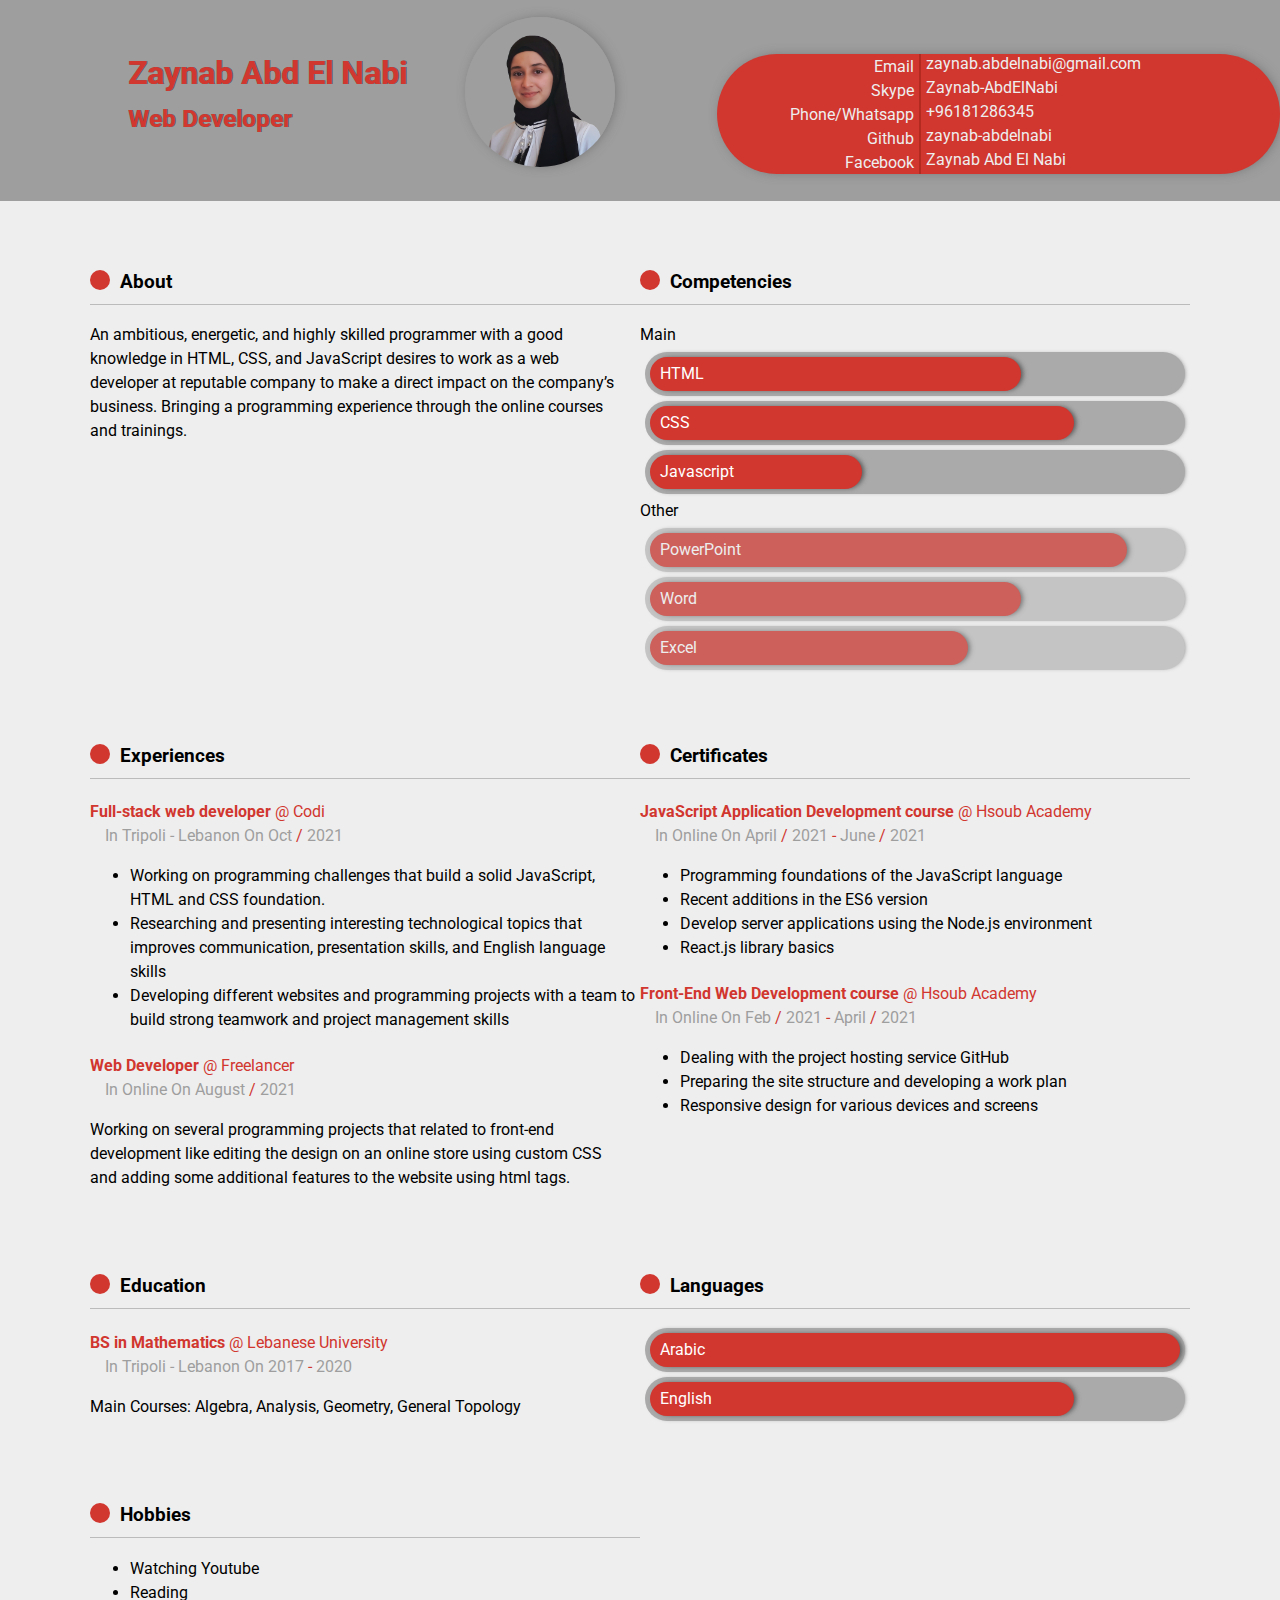
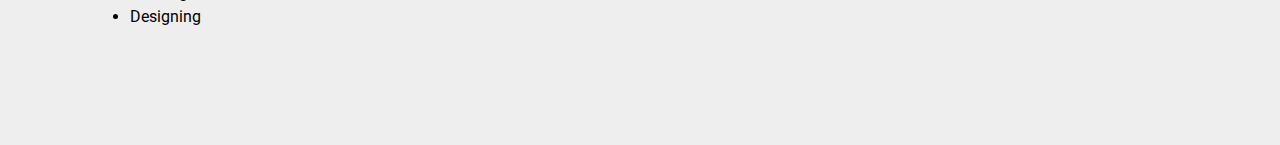
<file: public/style1/index.html>
<!DOCTYPE html>
<html lang="en">
  <head>
    <!-- Meta tags -->
    <meta http-equiv="content-type" content="text/html; charset=UTF-8" />
    <meta charset="utf-8" />
    <meta http-equiv="X-UA-Compatible" content="IE=edge,chrome=1" />
    <meta name="viewport" content="width=device-width, initial-scale=1.0" />
    <!-- /Meta tags -->

    <title>Zaynab Abd El Nabi | CV</title>

    <!-- Stylesheets -->
    <link rel="stylesheet" href="normalize.css" />
    <link rel="stylesheet" href="style.css">
    <!-- /Stylesheets -->
  </head>
  <body>
    <div id="#wrapper">
      <header>
        <div>
          <hgroup>
            <h1>Zaynab Abd El Nabi</h1>
            <h2>Web Developer</h2>
          </hgroup>
          <figure>
            <img src="../images/zaynab.abdelnabi.png" alt="Student Name" width="150" height="150"/>
          </figure>
        </div>
      </header>
      <div class="content">
        <section id="about">
          <h3>About</h3>
          <p>
            An ambitious, energetic, and highly skilled programmer with a good knowledge in HTML, CSS, and
            JavaScript desires to work as a web developer at reputable company to make a direct
            impact on the company’s business. Bringing a programming experience
            through the online courses and trainings.
          </p>
        </section>
        <section id="competencies">
          <h3>Competencies</h3>
          <div class="skills skills-primary">
            <div class="skill" data-skill="7">
              <span>HTML</span>
            </div>
            <div class="skill" data-skill="8">
              <span>CSS</span>
            </div>
            <div class="skill" data-skill="4">
              <span>Javascript</span>
            </div>
          </div>
          <div class="skills skills-secondary">
            <div class="skill" data-skill="9">
              <span>PowerPoint</span>
            </div>
            <div class="skill" data-skill="7">
              <span>Word</span>
            </div>
            <div class="skill" data-skill="6">
              <span>Excel</span>
            </div>
          </div>
        </section>
        <section id="experiences">
          <h3>Experiences</h3>
          <div class="experience">
            <h4>
              <span class="experience-type">Full-stack web developer</span>
              <span class="experience-institution">Codi</span>
            </h4>
            <div class="experience-details">
              <span class="experience-location">
                Tripoli - Lebanon
              </span>
              <span class="experience-date">
                <span class="month">Oct</span>
                <span class="experience-date-separator">/</span>
                <span class="year">2021</span>
              </span>
            </div>
            <ul class="experience-description">
              <li>Working on programming challenges that build a solid JavaScript, HTML and CSS foundation.</li>
              <li>Researching and presenting interesting technological topics that improves communication, presentation skills, and English language skills</li>
              <li>Developing different websites and programming projects with a team to build strong teamwork and project management skills</li>
            <ul>
            </p>
          </div>
          <div class="experience">
            <h4>
              <span class="experience-type">Web Developer</span>
              <span class="experience-institution">Freelancer</span>
            </h4>
            <div class="experience-details">
              <span class="experience-location">
                Online
              </span>
              <span class="experience-date">
                <span class="month">August</span>
                <span class="experience-date-separator">/</span>
                <span class="year">2021</span>
              </span>
            </div>
            <p class="experience-description">
              Working on several programming projects that related to front-end development like editing the design on an online store
              using custom CSS and adding some additional features to the website using html tags.
            </p>
          </div>
        </section>
        <section id="certificates">
          <h3>Certificates</h3>
          <div class="experience">
            <h4>
              <span class="experience-type"> JavaScript Application Development course</span>
              <span class="experience-institution">Hsoub Academy</span>
            </h4>
            <div class="experience-details">
              <span class="experience-location">
                Online
              </span>
              <span class="experience-date">
                <span class="month">April</span>
                <span class="experience-date-separator">/</span>
                <span class="year">2021</span>
                <span class="experience-date-separator">-</span>
                <span class="month">June</span>
                <span class="experience-date-separator">/</span>
                <span class="year">2021</span>
              </span>
            </div>
            <ul class="experience-description">
              <li>Programming foundations of the JavaScript language</li>
              <li>Recent additions in the ES6 version</li>
              <li>Develop server applications using the Node.js environment</li>
              <li>React.js library basics</li>
            </ul>
          </div>
          <div class="experience">
            <h4>
              <span class="experience-type">Front-End Web Development course</span>
              <span class="experience-institution">Hsoub Academy</span>
            </h4>
            <div class="experience-details">
              <span class="experience-location">
                Online
              </span>
              <span class="experience-date">
                <span class="month">Feb</span>
                <span class="experience-date-separator">/</span>
                <span class="year">2021</span>
                <span class="experience-date-separator">-</span>
                <span class="month">April</span>
                <span class="experience-date-separator">/</span>
                <span class="year">2021</span>
              </span>
            </div>
            <ul class="experience-description">
              <li>Dealing with the project hosting service GitHub</li>
              <li>Preparing the site structure and developing a work plan</li>
              <li>Responsive design for various devices and screens</li>
            </ul>
          </div>
        </section>
        <section id="education">
          <h3>Education</h3>
          <div class="experience">
            <h4>
              <span class="experience-type">BS in Mathematics</span>
              <span class="experience-institution">Lebanese University</span>
            </h4>
            <div class="experience-details">
              <span class="experience-location">
                Tripoli - Lebanon
              </span>
              <span class="experience-date">
                <span class="year">2017</span>
                <span class="experience-date-separator">-</span>
                <span class="year">2020</span>
              </span>
            </div>
            <p class="experience-description">
              Main Courses: Algebra, Analysis, Geometry, General Topology
            </p>
          </div>
        </section>
        <section id="languages">
          <h3>Languages</h3>
          <div class="skills">
            <div class="skill" data-skill="10">
              <span>Arabic</span>
            </div>
            <div class="skill" data-skill="8">
              <span>English</span>
            </div>
          </div>
        </section>
        <section id="hobbies">
          <h3>Hobbies</h3>
          <ul>
            <li>Watching Youtube</li>
            <li>Reading</li>
            <li>Designing</li>
          </ul>
        </section>
        <section id="contact">
          <h3>Contact</h3>
          <div class="contacts">
            <dl class="contact contact-email">
              <dt class="contact-type">Email</dt>
              <dd class="contact-value">
                <a href="mailto:zaynab.abdelnabi@gmail.com">zaynab.abdelnabi@gmail.com</a>
              </dd>
            </dl>
            <dl class="contact contact-skype">
              <dt class="contact-type">Skype</dt>
              <dd class="contact-value">Zaynab-AbdElNabi</dd>
            </dl>
            <dl class="contact contact-phone">
              <dt class="contact-type">Phone/Whatsapp</dt>
              <dd class="contact-value">
                <a href="tel:+96181286345">+96181286345</a>
              </dd>
            </dl>
            <dl class="contact contact-github">
              <dt class="contact-type">Github</dt>
              <dd class="contact-value">
                <a href="https://github.com/zaynab-abdelnabi" target="_blank">zaynab-abdelnabi</a>
              </dd>
            </dl>
            <dl class="contact contact-facebook">
              <dt class="contact-type">Facebook</dt>
              <dd class="contact-value">
                <a href="https://www.facebook.com/zaynab.abdelnabi/" target="_blank"
                  >Zaynab Abd El Nabi</a
                >
              </dd>
            </dl>
          </div>
        </section>
      </div>
    </div>
  </body>
</html>
</file>
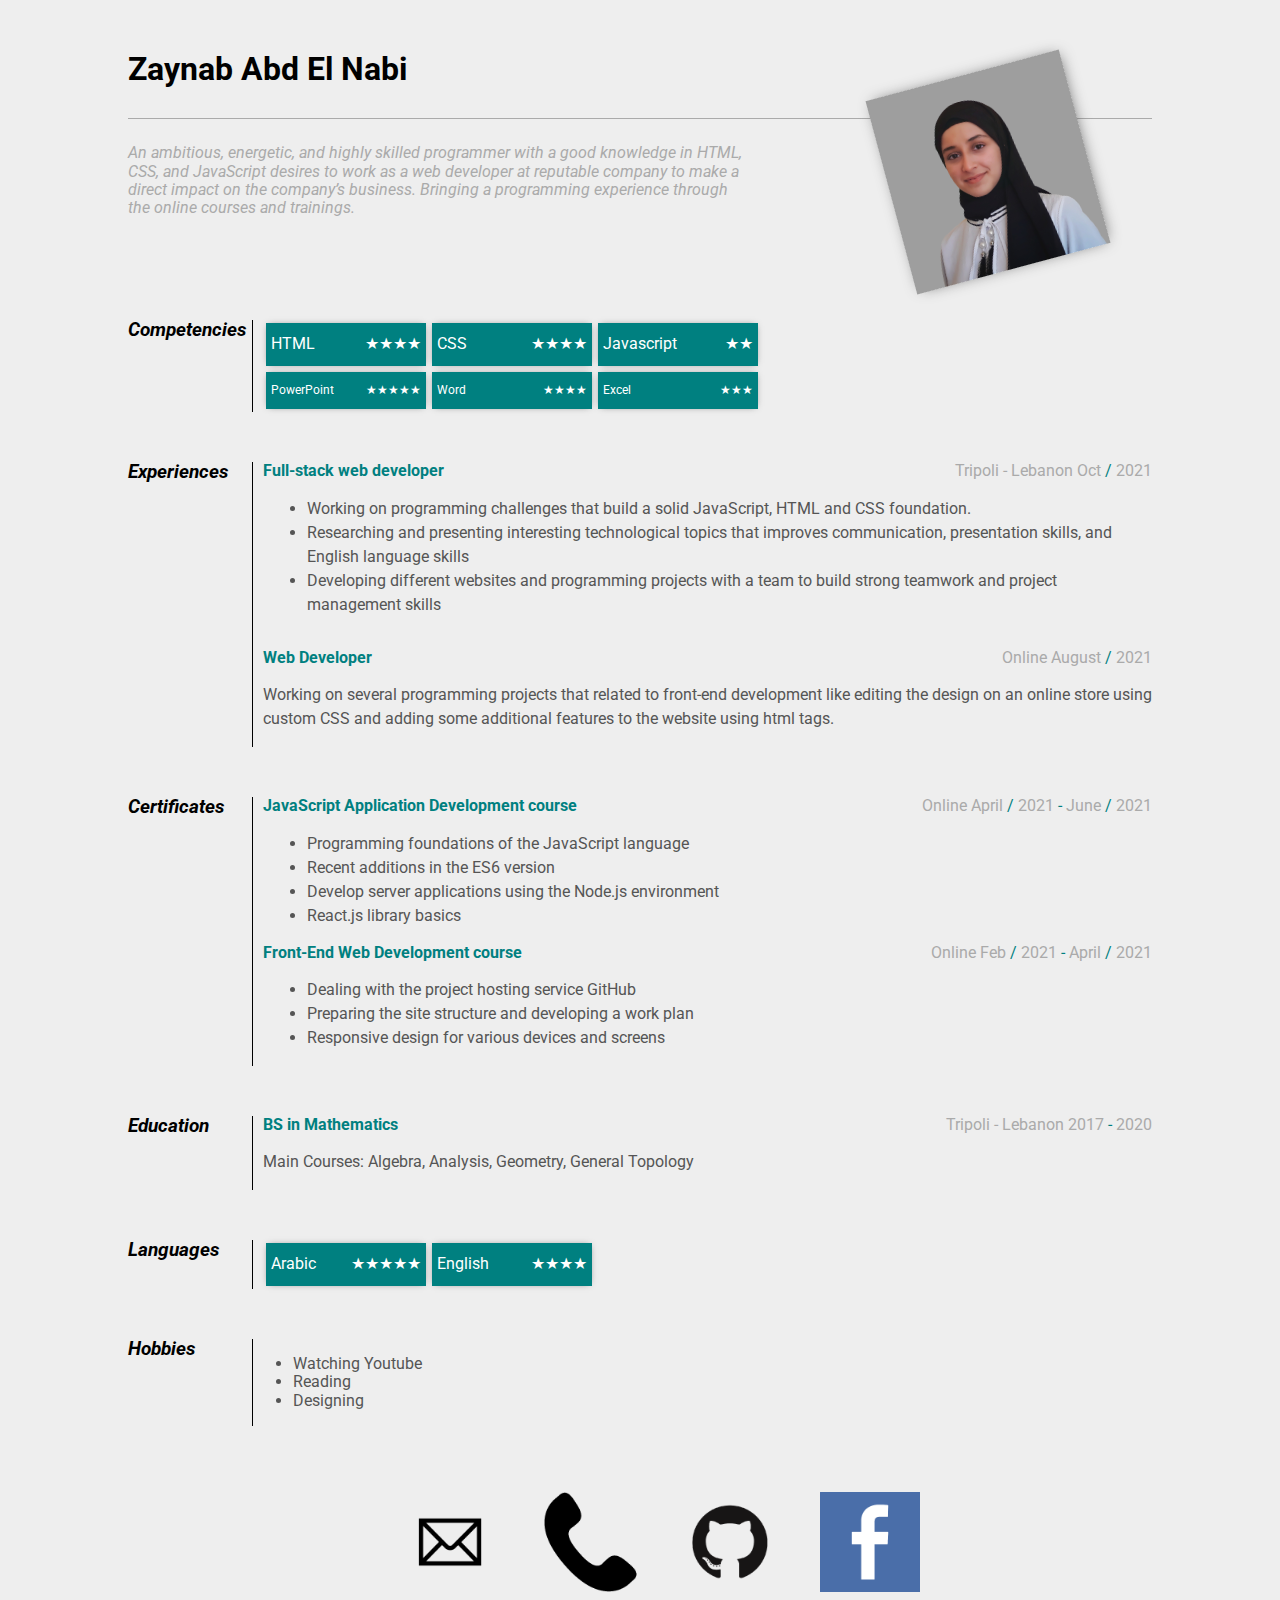
<file: public/style2/index.html>
<!DOCTYPE html>
<html lang="en">
  <head>
    <!-- Meta tags -->
    <meta http-equiv="content-type" content="text/html; charset=UTF-8" />
    <meta charset="utf-8" />
    <meta http-equiv="X-UA-Compatible" content="IE=edge,chrome=1" />
    <meta name="viewport" content="width=device-width, initial-scale=1.0" />
    <!-- /Meta tags -->

    <title>Zaynab Abd El Nabi | CV</title>

    <!-- Stylesheets -->
    <link rel="stylesheet" href="normalize.css" />
    <link rel="stylesheet" href="style.css">
    <!-- /Stylesheets -->
  </head>
  <body>
    <div id="#wrapper">
      <header>
        <div>
          <hgroup>
            <h1>Zaynab Abd El Nabi</h1>
            <h2>Web Developer</h2>
          </hgroup>
          <figure>
            <img src="../images/zaynab.abdelnabi.png" alt="Student Name" width="150" height="150"/>
          </figure>
        </div>
      </header>
      <div class="content">
        <section id="about">
          <h3>About</h3>
          <p>
            An ambitious, energetic, and highly skilled programmer with a good knowledge in HTML, CSS, and
            JavaScript desires to work as a web developer at reputable company to make a direct
            impact on the company’s business. Bringing a programming experience
            through the online courses and trainings.
          </p>
        </section>
        <section id="competencies">
          <h3>Competencies</h3>
          <div class="skills skills-primary">
            <div class="skill" data-skill="7">
              <span>HTML</span>
            </div>
            <div class="skill" data-skill="8">
              <span>CSS</span>
            </div>
            <div class="skill" data-skill="4">
              <span>Javascript</span>
            </div>
          </div>
          <div class="skills skills-secondary">
            <div class="skill" data-skill="9">
              <span>PowerPoint</span>
            </div>
            <div class="skill" data-skill="7">
              <span>Word</span>
            </div>
            <div class="skill" data-skill="6">
              <span>Excel</span>
            </div>
          </div>
        </section>
        <section id="experiences">
          <h3>Experiences</h3>
          <div class="experience">
            <h4>
              <span class="experience-type">Full-stack web developer</span>
              <span class="experience-institution">Codi</span>
            </h4>
            <div class="experience-details">
              <span class="experience-location">
                Tripoli - Lebanon
              </span>
              <span class="experience-date">
                <span class="month">Oct</span>
                <span class="experience-date-separator">/</span>
                <span class="year">2021</span>
              </span>
            </div>
            <ul class="experience-description">
              <li>Working on programming challenges that build a solid JavaScript, HTML and CSS foundation.</li>
              <li>Researching and presenting interesting technological topics that improves communication, presentation skills, and English language skills</li>
              <li>Developing different websites and programming projects with a team to build strong teamwork and project management skills</li>
            <ul>
            </p>
          </div>
          <div class="experience">
            <h4>
              <span class="experience-type">Web Developer</span>
              <span class="experience-institution">Freelancer</span>
            </h4>
            <div class="experience-details">
              <span class="experience-location">
                Online
              </span>
              <span class="experience-date">
                <span class="month">August</span>
                <span class="experience-date-separator">/</span>
                <span class="year">2021</span>
              </span>
            </div>
            <p class="experience-description">
              Working on several programming projects that related to front-end development like editing the design on an online store
              using custom CSS and adding some additional features to the website using html tags.
            </p>
          </div>
        </section>
        <section id="certificates">
          <h3>Certificates</h3>
          <div class="experience">
            <h4>
              <span class="experience-type"> JavaScript Application Development course</span>
              <span class="experience-institution">Hsoub Academy</span>
            </h4>
            <div class="experience-details">
              <span class="experience-location">
                Online
              </span>
              <span class="experience-date">
                <span class="month">April</span>
                <span class="experience-date-separator">/</span>
                <span class="year">2021</span>
                <span class="experience-date-separator">-</span>
                <span class="month">June</span>
                <span class="experience-date-separator">/</span>
                <span class="year">2021</span>
              </span>
            </div>
            <ul class="experience-description">
              <li>Programming foundations of the JavaScript language</li>
              <li>Recent additions in the ES6 version</li>
              <li>Develop server applications using the Node.js environment</li>
              <li>React.js library basics</li>
            </ul>
          </div>
          <div class="experience">
            <h4>
              <span class="experience-type">Front-End Web Development course</span>
              <span class="experience-institution">Hsoub Academy</span>
            </h4>
            <div class="experience-details">
              <span class="experience-location">
                Online
              </span>
              <span class="experience-date">
                <span class="month">Feb</span>
                <span class="experience-date-separator">/</span>
                <span class="year">2021</span>
                <span class="experience-date-separator">-</span>
                <span class="month">April</span>
                <span class="experience-date-separator">/</span>
                <span class="year">2021</span>
              </span>
            </div>
            <ul class="experience-description">
              <li>Dealing with the project hosting service GitHub</li>
              <li>Preparing the site structure and developing a work plan</li>
              <li>Responsive design for various devices and screens</li>
            </ul>
          </div>
        </section>
        <section id="education">
          <h3>Education</h3>
          <div class="experience">
            <h4>
              <span class="experience-type">BS in Mathematics</span>
              <span class="experience-institution">Lebanese University</span>
            </h4>
            <div class="experience-details">
              <span class="experience-location">
                Tripoli - Lebanon
              </span>
              <span class="experience-date">
                <span class="year">2017</span>
                <span class="experience-date-separator">-</span>
                <span class="year">2020</span>
              </span>
            </div>
            <p class="experience-description">
              Main Courses: Algebra, Analysis, Geometry, General Topology
            </p>
          </div>
        </section>
        <section id="languages">
          <h3>Languages</h3>
          <div class="skills">
            <div class="skill" data-skill="10">
              <span>Arabic</span>
            </div>
            <div class="skill" data-skill="8">
              <span>English</span>
            </div>
          </div>
        </section>
        <section id="hobbies">
          <h3>Hobbies</h3>
          <ul>
            <li>Watching Youtube</li>
            <li>Reading</li>
            <li>Designing</li>
          </ul>
        </section>
        <section id="contact">
          <h3>Contact</h3>
          <div class="contacts">
            <dl class="contact contact-email">
              <dt class="contact-type">Email</dt>
              <dd class="contact-value">
                <a href="mailto:zaynab.abdelnabi@gmail.com"><img src="../images/email.png" alt="Email" width="100" height="100"></a>
              </dd>
            </dl>
            <dl class="contact contact-skype">
              <dt class="contact-type">Skype</dt>
              <dd class="contact-value">Zaynab-AbdElNabi</dd>
            </dl>
            <dl class="contact contact-phone">
              <dt class="contact-type">Phone/Whatsapp</dt>
              <dd class="contact-value">
                <a href="tel:+96181286345"><img src="../images/phone.png" alt="Phone" width="100" height="100"></a>
              </dd>
            </dl>
            <dl class="contact contact-github">
              <dt class="contact-type">Github</dt>
              <dd class="contact-value">
                <a href="https://github.com/zaynab-abdelnabi" target="_blank"><img src="../images/github-new.png" alt="GitHub" width="100" height="100"></a>
              </dd>
            </dl>
            <dl class="contact contact-facebook">
              <dt class="contact-type">Facebook</dt>
              <dd class="contact-value">
                <a href="https://www.facebook.com/zaynab.abdelnabi/" target="_blank"
                  ><img src="../images/facebook.png" alt="Email" width="100" height="100"></a
                >
              </dd>
            </dl>
          </div>
        </section>
      </div>
    </div>
  </body>
</html>
</file>
<file: public/style1/style.css>
@import url('https://fonts.googleapis.com/css2?family=Roboto&display=swap');
body {
    font-family: 'Roboto', sans-serif;
    line-height: 1.5rem;
    background-color: #eee;
}

/* header */

header {
    background-color: #9e9e9e;
    padding: 10px 0 20px;
    padding-left: 10%;
    position: relative;
}

header div {
    display: flex;
}

hgroup {
    color: #d1362f;
    margin: 30px 0;
    text-shadow: 1px 0 0 #555;
}

figure {
    margin: 7px 5%;
}

figure img {
    border-radius: 50%;
    box-shadow: 2px 0px 14px -5px #555;
}

/* content */

.content {
    padding: 50px 7%;
    display: flex;
    flex-wrap: wrap;
}

section {
    width: 50%;
    margin-bottom: 50px;
}

section h3 {
    border-bottom: 1px solid #bbb;
    padding: 0 0 10px 30px;
}

section h3::before {
    content: '';
    position: absolute;
    background-color: #d1362f;
    border-radius: 50%;
    height: 20px;
    width: 20px;
    margin-top: 0px;
    margin-left: -30px;
}

/* contact information */

#contact {
    box-shadow: 2px 0px 14px -5px #555;
    position: absolute;
    top: 6%;
    right: 0%;
    background-color: #d1362f;
    line-height: 1.25rem;
    border-radius: 60px;
    width: 44% !important;
}

#contact h3 {
    display: none;
}

.contacts dl {
    display: flex;
    margin: 0;
}

.contacts dd {
    margin: 0;
    padding-left: 5px;
    color: #eee;
}

.contacts dd a {
    text-decoration: none;
    color: #eee;
}

.contacts dt {
    width: 130px;
    background-color: #d1362f;
    color: #eee;
    padding: 3px 0 1px 7px;
    margin-left: 60px;
    border-right: 2px solid #b32a20;
    text-align: right;
    padding-right: 5px;
}

/* experience and education */

.experience h4 {
    color: #d1362f;
    margin-bottom: 0;
}

.experience-institution {
    font-weight: normal;
}

.experience-institution::before {
    content: '@ ';
}

.experience-details {
    color: #9e9e9e;
    margin-left: 15px;
}

.experience-location::before {
    content: 'In';
}

.experience-date::before {
    content: 'On';
}

.experience-date-separator {
    color: #d1362f;
}

section p {
    margin-right: 3%;
}

/* Skills */

.skills-primary::before {
    content: 'Main';
}

.skills-secondary::before {
    content: 'Other';
    opacity: 1;
}

.skill {
    background-color: #aaa;
    padding: 5px;
    margin: 5px;
    border-radius: 30px;
    box-shadow: 2px 0 5px -3px #555;
}

.skills-secondary .skill {
    background-color: #c4c4c4;
}

.skills-secondary span {
    opacity: 0.7;
}

.skill span {
    display: inherit;
    padding: 5px 10px;
    background-color: #d1362f;
    color: #fff;
    border-radius: 30px;
    box-shadow: 3px 0 5px -1px #555;
}

.skill[data-skill='1'] span {
    width: calc(10% - 20px);
}

.skill[data-skill='2'] span {
    width: calc(20% - 20px);
}

.skill[data-skill='3'] span {
    width: calc(30% - 20px);
}

.skill[data-skill='4'] span {
    width: calc(40% - 20px);
}

.skill[data-skill='5'] span {
    width: calc(50% - 20px);
}

.skill[data-skill='6'] span {
    width: calc(60% - 20px);
}

.skill[data-skill='7'] span {
    width: calc(70% - 20px);
}

.skill[data-skill='8'] span {
    width: calc(80% - 20px);
}

.skill[data-skill='9'] span {
    width: calc(90% - 20px);
}

.skill[data-skill='10'] span {
    width: calc(100% - 20px);
}

/* Media Query */

@media screen and (max-width:992px) {
    #contact {
        position: initial;
        background-color: transparent;
        width: 100% !important;
        box-shadow: none;
    }
    #contact h3 {
        display: block;
    }
    .contacts dd a {
        text-decoration: none;
        color: #d1362f;
    }
    .contacts dd {
        color: #d1362f;
        margin: 5px;
    }
    .contacts dt {
        background-color: #d1362f;
        margin-left: 0;
        text-align: start;
        margin: 3px;
        border-radius: 30px;
    }
    header {
        padding-left: 0;
    }
    header div {
        justify-content: space-around;
    }
}

@media screen and (max-width:767px) {
    section {
        width: 100%;
    }
}

@media screen and (max-width:575px) {
    header div {
        flex-direction: column;
        align-items: center;
    }
}

@media screen and (max-width:460px) {
    .contacts dl {
        flex-wrap: wrap;
    }
    .contacts dd {
        width: 100%;
    }
}
</file>
<file: public/style2/style.css>
@import url('https://fonts.googleapis.com/css2?family=Roboto&display=swap');
body {
    font-family: 'Roboto', sans-serif;
    padding: 30px 10%;
    background-color: #eee;
}

/* Header */

hgroup h1 {
    font-weight: bold;
    border-bottom: 1px solid #aaa;
    padding: 0 0 30px 0;
    margin-bottom: 0;
}

hgroup h2, #about h3, #contact h3, .contact-skype, .contact-type, .experience-institution {
    display: none;
}

header img {
    width: 200px;
    height: 200px;
    position: absolute;
    top: 8%;
    right: 15%;
    transform: rotate( -15deg);
    box-shadow: 2px 0px 15px -5px #555;
}

/* Content */

#about {
    margin-top: 25px !important;
}

#about, #contact {
    display: block;
}

#about p {
    font-style: italic;
    color: #aaa;
    width: 60%;
    margin-top: 15px;
    margin-bottom: 10%;
}

section {
    display: grid;
    grid-template-columns: 125px auto;
    grid-template-rows: auto auto;
    margin: 50px 0;
}

section h3 {
    grid-row: 1/3;
    font-style: italic;
    font-weight: bold;
    border-right: 1.5px solid #000;
    margin: 0;
}

section ul {
    color: #555;
}

/* Skills */

.skills {
    display: flex;
    margin-left: 10px;
}

.skill {
    padding: 12px 5px;
    margin: 3px;
    background-color: #008080;
    color: #fff;
    width: 150px;
    box-shadow: 0px 0 7px -3px #555;
}

.skills-secondary .skill {
    font-size: 12px;
}

.skill[data-skill='1']::after, .skill[data-skill='2']::after {
    content: '★';
    float: right;
}

.skill[data-skill='3']::after, .skill[data-skill='4']::after {
    content: '★★';
    float: right;
}

.skill[data-skill='5']::after, .skill[data-skill='6']::after {
    content: '★★★';
    float: right;
}

.skill[data-skill='7']::after, .skill[data-skill='8']::after {
    content: '★★★★';
    float: right;
}

.skill[data-skill='9']::after, .skill[data-skill='10']::after {
    content: '★★★★★';
    float: right;
}

/* Experience */

.experience {
    display: grid;
    grid-template-columns: 1fr 1fr;
    grid-template-rows: auto auto;
    margin-left: 10px;
}

.experience-details {
    text-align: end;
}

.experience-description {
    grid-column: 1/3;
    color: #555;
    line-height: 1.5rem;
}

ul.experience-description {
    padding-left: 5%;
}

.experience h4 {
    margin-top: 0;
}

.experience h4 {
    color: #008080;
    margin-bottom: 0;
}

.experience-institution {
    font-weight: normal;
}

.experience-details {
    color: #aaa;
    margin-left: 15px;
}

.experience-date-separator {
    color: #008080;
}

/* Contact */

.contacts {
    display: flex;
    justify-content: center;
    flex-wrap: wrap;
}

/* .contact-email {
    background-image: url(../images/email.png);
    background-position: center;
    background-size: cover;
    width: 130px;
    height: 100px;
} */

/* .contact-phone {
    background-image: url(../images/phone.png);
    background-position: center;
    background-size: cover;
    width: 100px;
    height: 100px;
} */

/* .contact-github {
    background-image: url(../images/github-new.png);
    background-position: center;
    background-size: cover;
    width: 130px;
    height: 100px;
} */

/* .contact-facebook {
    background-image: url(../images/facebook.png);
    background-position: center;
    background-size: cover;
    width: 100px;
    height: 100px;
} */

/* Media Query */

@media screen and (max-width:767px) {
    section {
        display: block;
    }
    section h3 {
        border: none;
        margin-bottom: 40px;
    }
    section h3::after {
        content: '';
        display: block;
        width: 130px;
        height: 2px;
        background-color: black;
    }
    figure {
        display: none;
    }
    #about p {
        width: 100%;
    }
    .skills {
        margin-left: 0;
    }
    .skill {
        width: 30%;
    }
    .experience {
        margin-left: 0;
    }
    .experience-details {
        font-size: 12px;
    }
}

@media screen and (max-width:460px) {
    .skill::after {
        width: 100%;
        text-align: end;
    }
}
</file>
